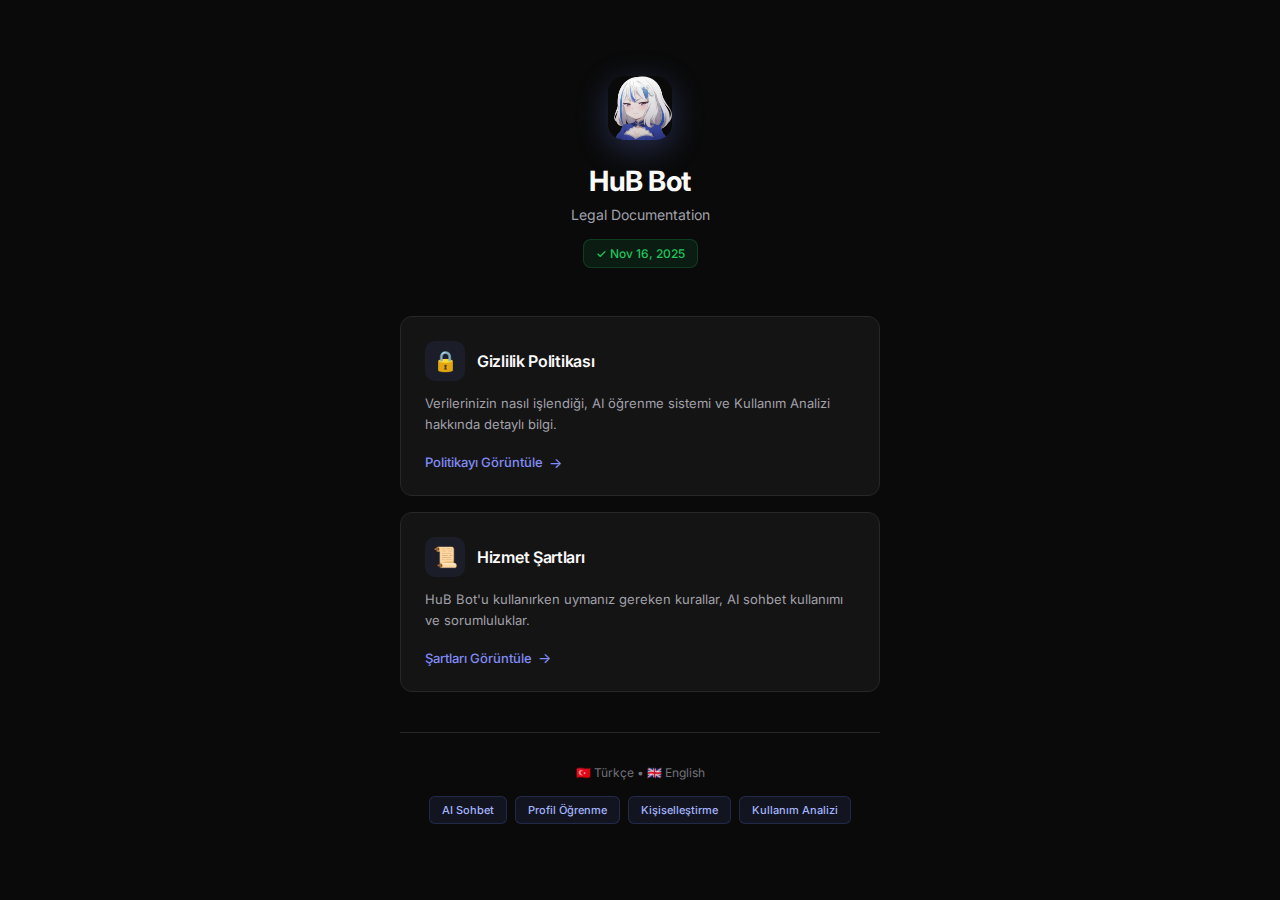
<file: index.html>
﻿<!DOCTYPE html>
<html lang="tr">
<head>
    <meta charset="UTF-8">
    <meta name="viewport" content="width=device-width, initial-scale=1.0">
    <title>HuB Bot - Legal Documentation</title>
    <link href="https://fonts.googleapis.com/css2?family=Inter:wght@300;400;500;600;700&display=swap" rel="stylesheet">
    <style>
        * {
            margin: 0;
            padding: 0;
            box-sizing: border-box;
        }

        body {
            font-family: 'Inter', -apple-system, BlinkMacSystemFont, 'Segoe UI', sans-serif;
            background: #0a0a0a;
            min-height: 100vh;
            display: flex;
            align-items: center;
            justify-content: center;
            padding: 40px 20px;
            color: #e4e4e7;
            user-select: none;
            -webkit-user-select: none;
            -moz-user-select: none;
            -ms-user-select: none;
        }

        .container {
            max-width: 480px;
            width: 100%;
            animation: fadeIn 0.6s ease-out;
        }

        @keyframes fadeIn {
            from { opacity: 0; transform: translateY(30px); }
            to { opacity: 1; transform: translateY(0); }
        }

        .header {
            text-align: center;
            margin-bottom: 48px;
        }

        .logo {
            width: 64px;
            height: 64px;
            border-radius: 16px;
            margin: 0 auto 24px;
            box-shadow: 0 8px 32px rgba(102, 126, 234, 0.3);
            overflow: hidden;
        }

        .logo img {
            width: 100%;
            height: 100%;
            object-fit: cover;
        }

        .header h1 {
            font-size: 28px;
            font-weight: 700;
            letter-spacing: -0.5px;
            margin-bottom: 8px;
            color: #fafafa;
        }

        .header p {
            font-size: 14px;
            color: #a1a1aa;
            font-weight: 400;
        }

        .updated {
            display: inline-flex;
            align-items: center;
            gap: 6px;
            background: rgba(34, 197, 94, 0.1);
            color: #22c55e;
            padding: 6px 12px;
            border-radius: 8px;
            font-size: 12px;
            font-weight: 500;
            margin-top: 16px;
            border: 1px solid rgba(34, 197, 94, 0.2);
        }

        .content {
            display: flex;
            flex-direction: column;
            gap: 16px;
        }

        .doc-card {
            background: #141414;
            border: 1px solid #27272a;
            border-radius: 12px;
            padding: 24px;
            transition: all 0.3s cubic-bezier(0.4, 0, 0.2, 1);
            cursor: pointer;
        }

        .doc-card:hover {
            background: #1a1a1a;
            border-color: #3f3f46;
            transform: translateY(-2px);
            box-shadow: 0 12px 24px rgba(0, 0, 0, 0.4);
        }

        .doc-card-header {
            display: flex;
            align-items: center;
            gap: 12px;
            margin-bottom: 12px;
        }

        .doc-icon {
            width: 40px;
            height: 40px;
            background: rgba(102, 126, 234, 0.1);
            border-radius: 10px;
            display: flex;
            align-items: center;
            justify-content: center;
            font-size: 20px;
            flex-shrink: 0;
        }

        .doc-card h2 {
            font-size: 16px;
            font-weight: 600;
            color: #fafafa;
            letter-spacing: -0.3px;
        }

        .doc-card p {
            font-size: 13px;
            line-height: 1.6;
            color: #a1a1aa;
            margin-bottom: 16px;
            font-weight: 400;
        }

        .doc-card a {
            display: inline-flex;
            align-items: center;
            gap: 6px;
            color: #818cf8;
            text-decoration: none;
            font-size: 13px;
            font-weight: 500;
            transition: color 0.2s;
        }

        .doc-card a:hover {
            color: #a5b4fc;
        }

        .doc-card a::after {
            content: '→';
            font-size: 14px;
            transition: transform 0.2s;
        }

        .doc-card:hover a::after {
            transform: translateX(3px);
        }

        .footer {
            margin-top: 40px;
            text-align: center;
            padding-top: 32px;
            border-top: 1px solid #27272a;
        }

        .footer-languages {
            font-size: 12px;
            color: #71717a;
            margin-bottom: 16px;
        }

        .features {
            display: flex;
            flex-wrap: wrap;
            gap: 8px;
            justify-content: center;
        }

        .feature-tag {
            background: rgba(102, 126, 234, 0.1);
            color: #a5b4fc;
            padding: 6px 12px;
            border-radius: 6px;
            font-size: 11px;
            font-weight: 500;
            border: 1px solid rgba(102, 126, 234, 0.2);
        }

        @media (max-width: 640px) {
            body { padding: 24px 16px; }
            .header h1 {
                font-size: 24px;
            }
            .doc-card {
                padding: 20px;
            }
        }
    </style>
</head>
<body>
    <div class="container">
        <div class="header">
            <div class="logo">
                <img src="maskot.png" alt="HuB Bot">
            </div>
            <h1>HuB Bot</h1>
            <p>Legal Documentation</p>
            <span class="updated">✓ Nov 16, 2025</span>
        </div>

        <div class="content">
            <div class="doc-card" onclick="window.location.href='privacy-policy.html'">
                <div class="doc-card-header">
                    <div class="doc-icon">🔒</div>
                    <h2>Gizlilik Politikası</h2>
                </div>
                <p>Verilerinizin nasıl işlendiği, AI öğrenme sistemi ve Kullanım Analizi hakkında detaylı bilgi.</p>
                <a href="privacy-policy.html">Politikayı Görüntüle</a>
            </div>

            <div class="doc-card" onclick="window.location.href='terms-of-service.html'">
                <div class="doc-card-header">
                    <div class="doc-icon">📜</div>
                    <h2>Hizmet Şartları</h2>
                </div>
                <p>HuB Bot'u kullanırken uymanız gereken kurallar, AI sohbet kullanımı ve sorumluluklar.</p>
                <a href="terms-of-service.html">Şartları Görüntüle</a>
            </div>
        </div>

        <div class="footer">
            <div class="footer-languages">🇹🇷 Türkçe • 🇬🇧 English</div>
            <div class="features">
                <span class="feature-tag">AI Sohbet</span>
                <span class="feature-tag">Profil Öğrenme</span>
                <span class="feature-tag">Kişiselleştirme</span>
                <span class="feature-tag">Kullanım Analizi</span>
            </div>
        </div>
    </div>
    <script>
        document.addEventListener('contextmenu', e => e.preventDefault());
        document.addEventListener('selectstart', e => e.preventDefault());
        document.addEventListener('copy', e => e.preventDefault());
        document.addEventListener('cut', e => e.preventDefault());
    </script>
</body>
</html>
</file>
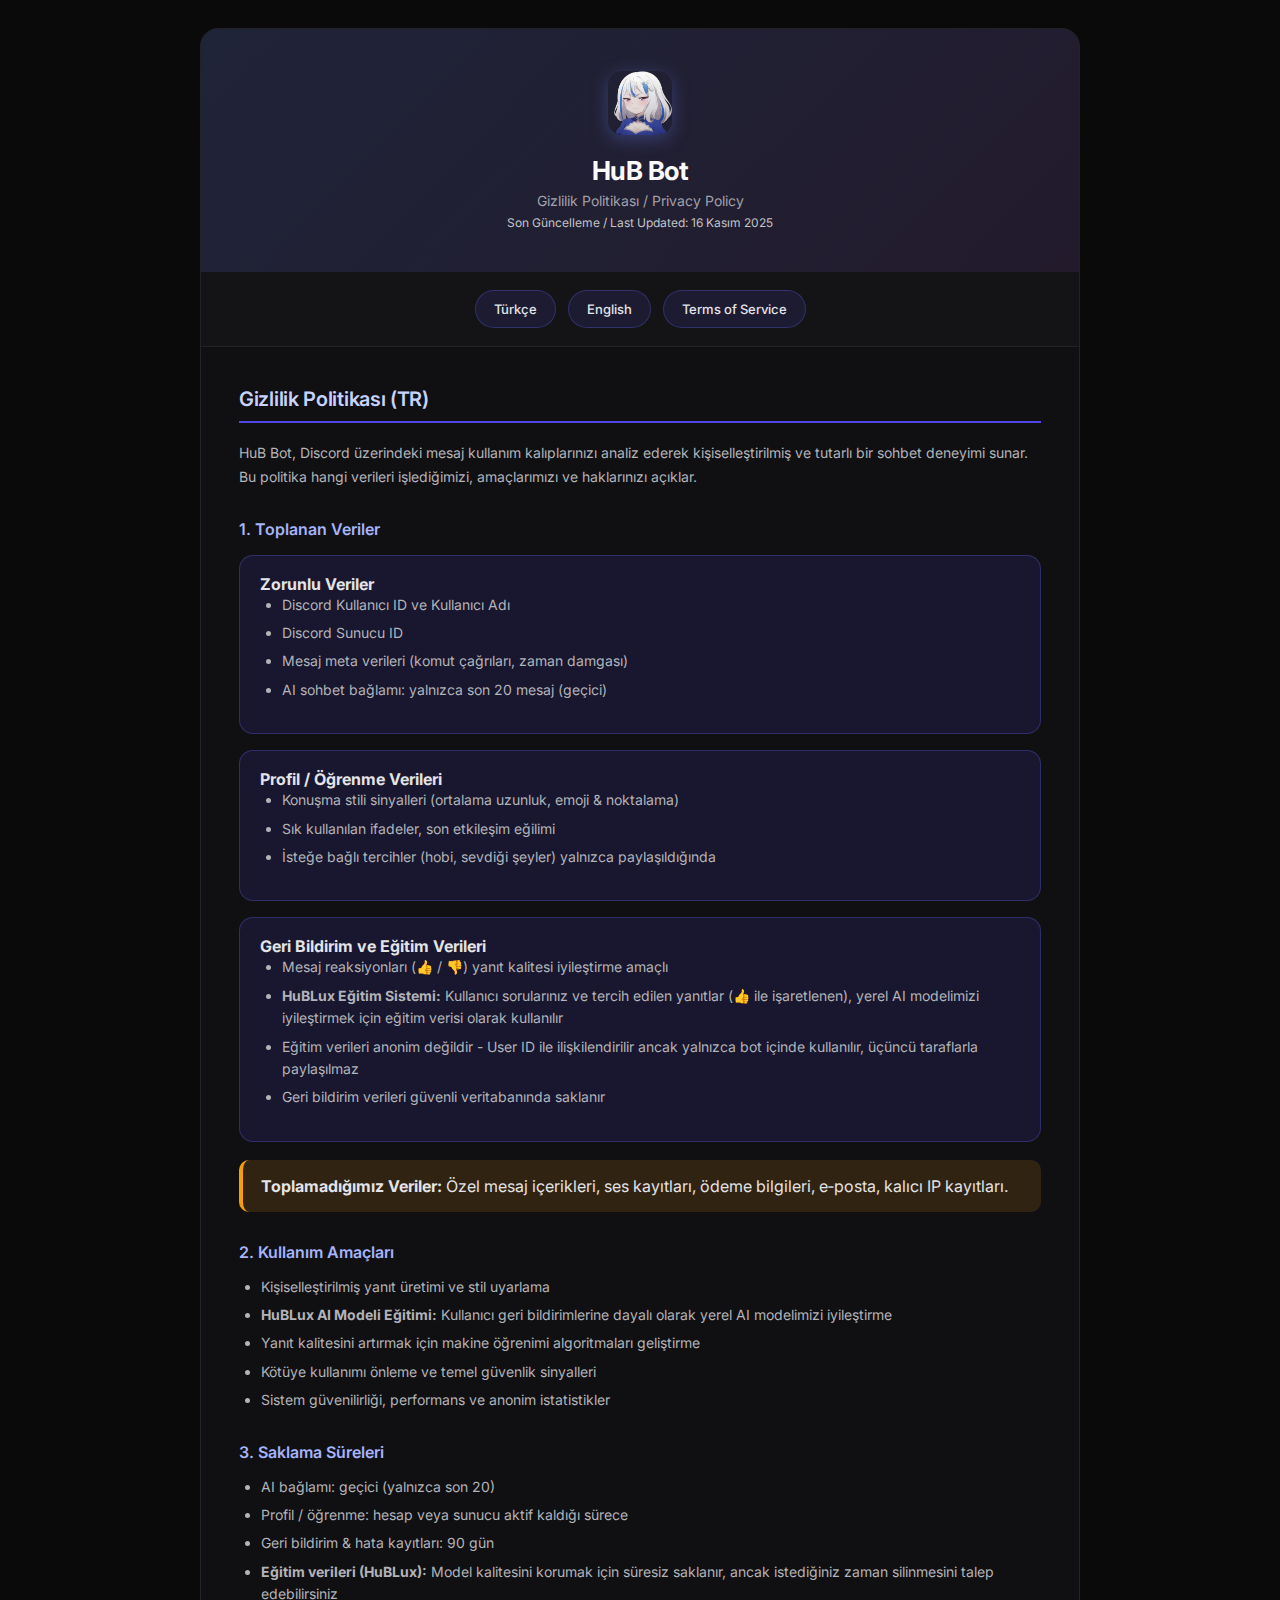
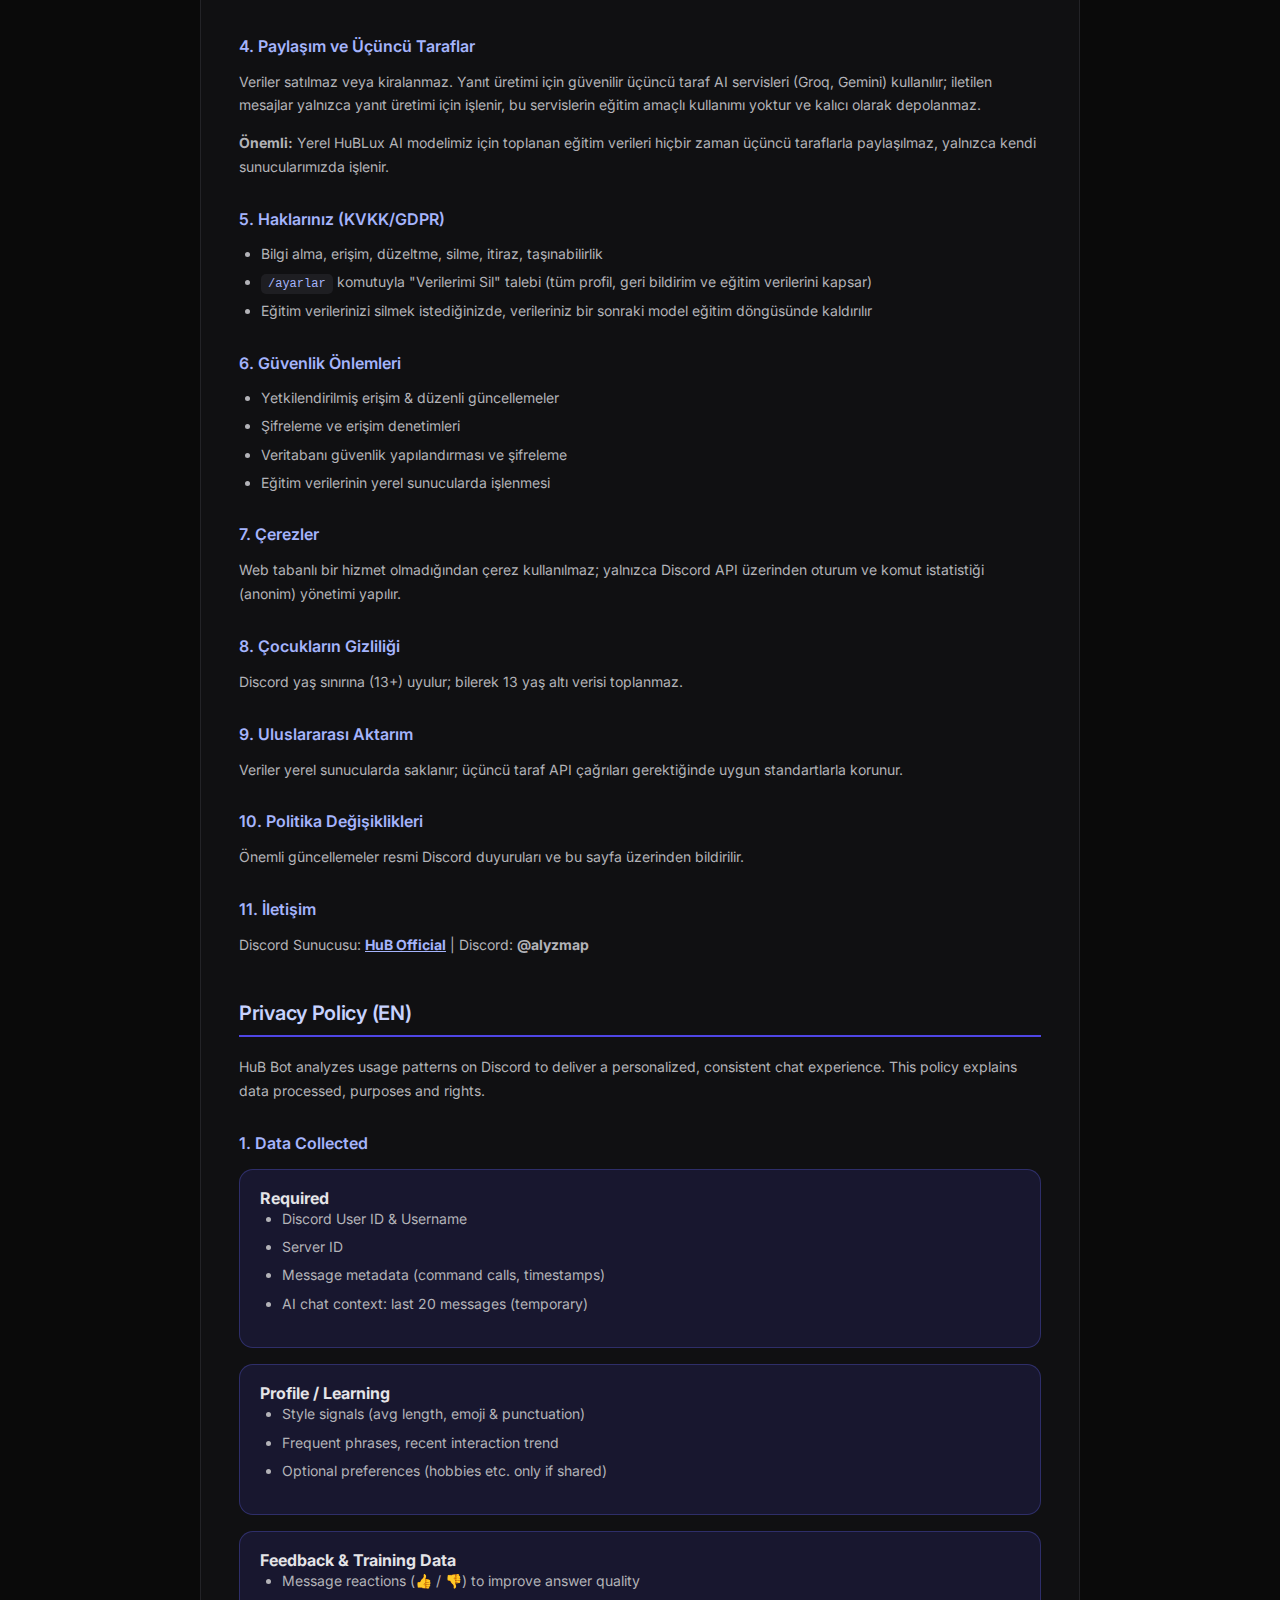
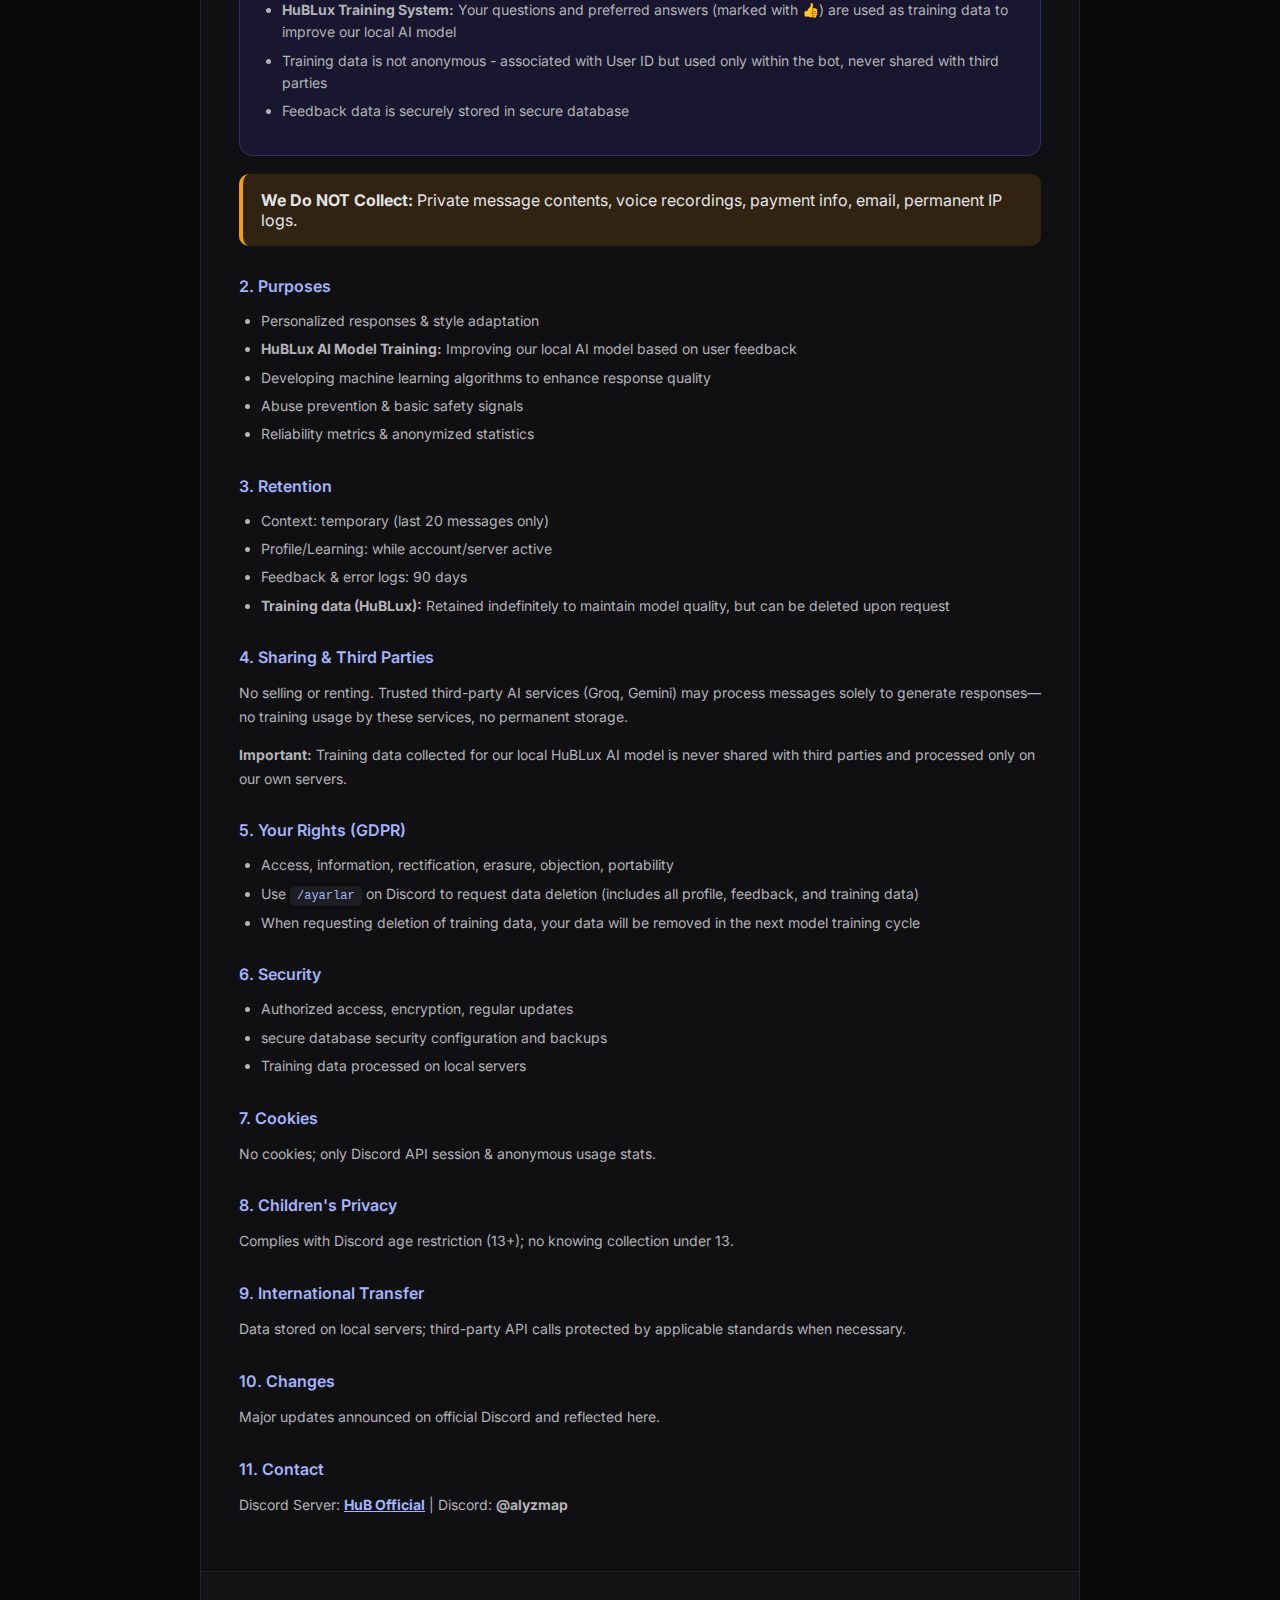
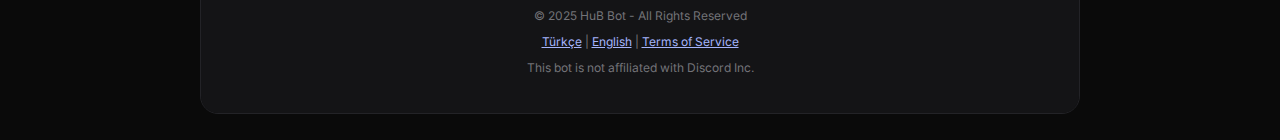
<file: privacy-policy.html>
﻿<!DOCTYPE html>
<html lang="tr">
<head>
    <meta charset="UTF-8">
    <meta name="viewport" content="width=device-width,initial-scale=1.0">
    <meta name="color-scheme" content="dark">
    <title>HuB Bot - Gizlilik Politikası / Privacy Policy</title>
    <link href="https://fonts.googleapis.com/css2?family=Inter:wght@400;500;600;700&display=swap" rel="stylesheet">
    <style>
        *{margin:0;padding:0;box-sizing:border-box}
        body{font-family:'Inter',system-ui,-apple-system,'Segoe UI',sans-serif;background:#0a0a0a;color:#e4e4e7;min-height:100vh;padding:28px}
        .wrap{max-width:880px;margin:0 auto}
        .panel{background:#101012;border:1px solid #232327;border-radius:18px;overflow:hidden}
        .header{padding:42px 36px;text-align:center;background:linear-gradient(135deg,rgba(102,126,234,.18),rgba(118,75,162,.18))}
        .logo{width:64px;height:64px;margin:0 auto 20px;border-radius:14px;overflow:hidden;box-shadow:0 4px 18px rgba(102,126,234,.35)}
        .logo img{width:100%;height:100%;object-fit:cover}
        h1{font-size:26px;font-weight:700;letter-spacing:-.5px;color:#fafafa;margin-bottom:6px}
        .subtitle{font-size:14px;color:#a1a1aa}
        .updated{margin-top:6px;font-size:12px;color:#c3c4c7}
        .nav{display:flex;justify-content:center;gap:12px;padding:18px 24px;border-bottom:1px solid #232327;background:#141416;flex-wrap:wrap}
        .nav a{padding:10px 18px;border:1px solid rgba(99,102,241,.3);background:rgba(79,70,229,.14);color:#e4e4e7;text-decoration:none;font-size:13px;border-radius:28px;font-weight:500;transition:.15s}
        .nav a:hover{background:rgba(99,102,241,.22);border-color:rgba(99,102,241,.45);transform:translateY(-2px)}
        .content{padding:40px 38px}
        section{margin-bottom:44px}
        section:last-child{margin-bottom:8px}
        h2{color:#c7d2fe;font-size:20px;font-weight:600;margin-bottom:18px;padding-bottom:10px;border-bottom:2px solid #4f46e5;letter-spacing:-.3px}
        h3{color:#a5b4fc;font-size:16px;font-weight:600;margin:30px 0 14px}
        p{line-height:1.7;font-size:14px;color:#b3b3b8;margin-bottom:14px}
        ul{margin-left:22px;margin-bottom:14px}
        li{line-height:1.6;font-size:14px;color:#b3b3b8;margin-bottom:6px}
        .box{background:rgba(79,70,229,.14);border:1px solid rgba(99,102,241,.3);padding:18px 20px;border-radius:14px;margin:16px 0}
        .warn{background:rgba(245,158,11,.14);border-left:4px solid #f59e0b;padding:16px 18px;border-radius:10px;margin:18px 0}
        code{background:#1e1e22;color:#a5b4fc;padding:3px 7px;font-size:12px;border-radius:5px;font-family:ui-monospace,monospace}
        .foot{border-top:1px solid #232327;padding:28px 26px;text-align:center;background:#141416}
        .foot p{margin:6px 0;font-size:12px;color:#737378}
        a{color:#a5b4fc}
        @media (max-width:760px){body{padding:20px}.content{padding:32px 24px}.header{padding:34px 26px}h1{font-size:22px}}
    </style>
</head>
<body>
    <div class="wrap">
        <div class="panel">
            <div class="header">
                <div class="logo"><img src="maskot.png" alt="HuB Bot"></div>
                <h1>HuB Bot</h1>
                <div class="subtitle">Gizlilik Politikası / Privacy Policy</div>
                <div class="updated">Son Güncelleme / Last Updated: 16 Kasım 2025</div>
            </div>
            <nav class="nav">
                <a href="#tr">Türkçe</a>
                <a href="#en">English</a>
                <a href="terms-of-service.html">Terms of Service</a>
            </nav>
            <div class="content">
                <section id="tr">
                    <h2>Gizlilik Politikası (TR)</h2>
                    <p>HuB Bot, Discord üzerindeki mesaj kullanım kalıplarınızı analiz ederek kişiselleştirilmiş ve tutarlı bir sohbet deneyimi sunar. Bu politika hangi verileri işlediğimizi, amaçlarımızı ve haklarınızı açıklar.</p>
                    <h3>1. Toplanan Veriler</h3>
                    <div class="box">
                        <strong>Zorunlu Veriler</strong>
                        <ul>
                            <li>Discord Kullanıcı ID ve Kullanıcı Adı</li>
                            <li>Discord Sunucu ID</li>
                            <li>Mesaj meta verileri (komut çağrıları, zaman damgası)</li>
                            <li>AI sohbet bağlamı: yalnızca son 20 mesaj (geçici)</li>
                        </ul>
                    </div>
                    <div class="box">
                        <strong>Profil / Öğrenme Verileri</strong>
                        <ul>
                            <li>Konuşma stili sinyalleri (ortalama uzunluk, emoji & noktalama)</li>
                            <li>Sık kullanılan ifadeler, son etkileşim eğilimi</li>
                            <li>İsteğe bağlı tercihler (hobi, sevdiği şeyler) yalnızca paylaşıldığında</li>
                        </ul>
                    </div>
                    <div class="box">
                        <strong>Geri Bildirim ve Eğitim Verileri</strong>
                        <ul>
                            <li>Mesaj reaksiyonları (👍 / 👎) yanıt kalitesi iyileştirme amaçlı</li>
                            <li><strong>HuBLux Eğitim Sistemi:</strong> Kullanıcı sorularınız ve tercih edilen yanıtlar (👍 ile işaretlenen), yerel AI modelimizi iyileştirmek için eğitim verisi olarak kullanılır</li>
                            <li>Eğitim verileri anonim değildir - User ID ile ilişkilendirilir ancak yalnızca bot içinde kullanılır, üçüncü taraflarla paylaşılmaz</li>
                            <li>Geri bildirim verileri güvenli veritabanında saklanır</li>
                        </ul>
                    </div>
                    <div class="warn"><strong>Toplamadığımız Veriler:</strong> Özel mesaj içerikleri, ses kayıtları, ödeme bilgileri, e‑posta, kalıcı IP kayıtları.</div>
                    <h3>2. Kullanım Amaçları</h3>
                    <ul>
                        <li>Kişiselleştirilmiş yanıt üretimi ve stil uyarlama</li>
                        <li><strong>HuBLux AI Modeli Eğitimi:</strong> Kullanıcı geri bildirimlerine dayalı olarak yerel AI modelimizi iyileştirme</li>
                        <li>Yanıt kalitesini artırmak için makine öğrenimi algoritmaları geliştirme</li>
                        <li>Kötüye kullanımı önleme ve temel güvenlik sinyalleri</li>
                        <li>Sistem güvenilirliği, performans ve anonim istatistikler</li>
                    </ul>
                    <h3>3. Saklama Süreleri</h3>
                    <ul>
                        <li>AI bağlamı: geçici (yalnızca son 20)</li>
                        <li>Profil / öğrenme: hesap veya sunucu aktif kaldığı sürece</li>
                        <li>Geri bildirim & hata kayıtları: 90 gün</li>
                        <li><strong>Eğitim verileri (HuBLux):</strong> Model kalitesini korumak için süresiz saklanır, ancak istediğiniz zaman silinmesini talep edebilirsiniz</li>
                    </ul>
                    <h3>4. Paylaşım ve Üçüncü Taraflar</h3>
                    <p>Veriler satılmaz veya kiralanmaz. Yanıt üretimi için güvenilir üçüncü taraf AI servisleri (Groq, Gemini) kullanılır; iletilen mesajlar yalnızca yanıt üretimi için işlenir, bu servislerin eğitim amaçlı kullanımı yoktur ve kalıcı olarak depolanmaz.</p>
                    <p><strong>Önemli:</strong> Yerel HuBLux AI modelimiz için toplanan eğitim verileri hiçbir zaman üçüncü taraflarla paylaşılmaz, yalnızca kendi sunucularımızda işlenir.</p>
                    <h3>5. Haklarınız (KVKK/GDPR)</h3>
                    <ul>
                        <li>Bilgi alma, erişim, düzeltme, silme, itiraz, taşınabilirlik</li>
                        <li><code>/ayarlar</code> komutuyla "Verilerimi Sil" talebi (tüm profil, geri bildirim ve eğitim verilerini kapsar)</li>
                        <li>Eğitim verilerinizi silmek istediğinizde, verileriniz bir sonraki model eğitim döngüsünde kaldırılır</li>
                    </ul>
                    <h3>6. Güvenlik Önlemleri</h3>
                    <ul>
                        <li>Yetkilendirilmiş erişim & düzenli güncellemeler</li>
                        <li>Şifreleme ve erişim denetimleri</li>
                        <li>Veritabanı güvenlik yapılandırması ve şifreleme</li>
                        <li>Eğitim verilerinin yerel sunucularda işlenmesi</li>
                    </ul>
                    <h3>7. Çerezler</h3>
                    <p>Web tabanlı bir hizmet olmadığından çerez kullanılmaz; yalnızca Discord API üzerinden oturum ve komut istatistiği (anonim) yönetimi yapılır.</p>
                    <h3>8. Çocukların Gizliliği</h3>
                    <p>Discord yaş sınırına (13+) uyulur; bilerek 13 yaş altı verisi toplanmaz.</p>
                    <h3>9. Uluslararası Aktarım</h3>
                    <p>Veriler yerel sunucularda saklanır; üçüncü taraf API çağrıları gerektiğinde uygun standartlarla korunur.</p>
                    <h3>10. Politika Değişiklikleri</h3>
                    <p>Önemli güncellemeler resmi Discord duyuruları ve bu sayfa üzerinden bildirilir.</p>
                    <h3>11. İletişim</h3>
                    <p>Discord Sunucusu: <a href="https://discord.gg/5xzxqkzeqF" target="_blank" rel="noopener"><strong>HuB Official</strong></a> | Discord: <strong>@alyzmap</strong></p>
                </section>
                <section id="en">
                    <h2>Privacy Policy (EN)</h2>
                    <p>HuB Bot analyzes usage patterns on Discord to deliver a personalized, consistent chat experience. This policy explains data processed, purposes and rights.</p>
                    <h3>1. Data Collected</h3>
                    <div class="box">
                        <strong>Required</strong>
                        <ul>
                            <li>Discord User ID & Username</li>
                            <li>Server ID</li>
                            <li>Message metadata (command calls, timestamps)</li>
                            <li>AI chat context: last 20 messages (temporary)</li>
                        </ul>
                    </div>
                    <div class="box">
                        <strong>Profile / Learning</strong>
                        <ul>
                            <li>Style signals (avg length, emoji & punctuation)</li>
                            <li>Frequent phrases, recent interaction trend</li>
                            <li>Optional preferences (hobbies etc. only if shared)</li>
                        </ul>
                    </div>
                    <div class="box">
                        <strong>Feedback & Training Data</strong>
                        <ul>
                            <li>Message reactions (👍 / 👎) to improve answer quality</li>
                            <li><strong>HuBLux Training System:</strong> Your questions and preferred answers (marked with 👍) are used as training data to improve our local AI model</li>
                            <li>Training data is not anonymous - associated with User ID but used only within the bot, never shared with third parties</li>
                            <li>Feedback data is securely stored in secure database</li>
                        </ul>
                    </div>
                    <div class="warn"><strong>We Do NOT Collect:</strong> Private message contents, voice recordings, payment info, email, permanent IP logs.</div>
                    <h3>2. Purposes</h3>
                    <ul>
                        <li>Personalized responses & style adaptation</li>
                        <li><strong>HuBLux AI Model Training:</strong> Improving our local AI model based on user feedback</li>
                        <li>Developing machine learning algorithms to enhance response quality</li>
                        <li>Abuse prevention & basic safety signals</li>
                        <li>Reliability metrics & anonymized statistics</li>
                    </ul>
                    <h3>3. Retention</h3>
                    <ul>
                        <li>Context: temporary (last 20 messages only)</li>
                        <li>Profile/Learning: while account/server active</li>
                        <li>Feedback & error logs: 90 days</li>
                        <li><strong>Training data (HuBLux):</strong> Retained indefinitely to maintain model quality, but can be deleted upon request</li>
                    </ul>
                    <h3>4. Sharing & Third Parties</h3>
                    <p>No selling or renting. Trusted third-party AI services (Groq, Gemini) may process messages solely to generate responses—no training usage by these services, no permanent storage.</p>
                    <p><strong>Important:</strong> Training data collected for our local HuBLux AI model is never shared with third parties and processed only on our own servers.</p>
                    <h3>5. Your Rights (GDPR)</h3>
                    <ul>
                        <li>Access, information, rectification, erasure, objection, portability</li>
                        <li>Use <code>/ayarlar</code> on Discord to request data deletion (includes all profile, feedback, and training data)</li>
                        <li>When requesting deletion of training data, your data will be removed in the next model training cycle</li>
                    </ul>
                    <h3>6. Security</h3>
                    <ul>
                        <li>Authorized access, encryption, regular updates</li>
                        <li>secure database security configuration and backups</li>
                        <li>Training data processed on local servers</li>
                    </ul>
                    <h3>7. Cookies</h3>
                    <p>No cookies; only Discord API session & anonymous usage stats.</p>
                    <h3>8. Children's Privacy</h3>
                    <p>Complies with Discord age restriction (13+); no knowing collection under 13.</p>
                    <h3>9. International Transfer</h3>
                    <p>Data stored on local servers; third-party API calls protected by applicable standards when necessary.</p>
                    <h3>10. Changes</h3>
                    <p>Major updates announced on official Discord and reflected here.</p>
                    <h3>11. Contact</h3>
                    <p>Discord Server: <a href="https://discord.gg/5xzxqkzeqF" target="_blank" rel="noopener"><strong>HuB Official</strong></a> | Discord: <strong>@alyzmap</strong></p>
                </section>
            </div>
            <footer class="foot">
                <p>© 2025 HuB Bot - All Rights Reserved</p>
                <p><a href="#tr">Türkçe</a> | <a href="#en">English</a> | <a href="terms-of-service.html">Terms of Service</a></p>
                <p>This bot is not affiliated with Discord Inc.</p>
            </footer>
        </div>
    </div>
    <script>
        document.addEventListener('contextmenu',e=>e.preventDefault());
        document.addEventListener('selectstart',e=>e.preventDefault());
        document.addEventListener('copy',e=>e.preventDefault());
        document.addEventListener('cut',e=>e.preventDefault());
    </script>
</body>
</html>
</file>
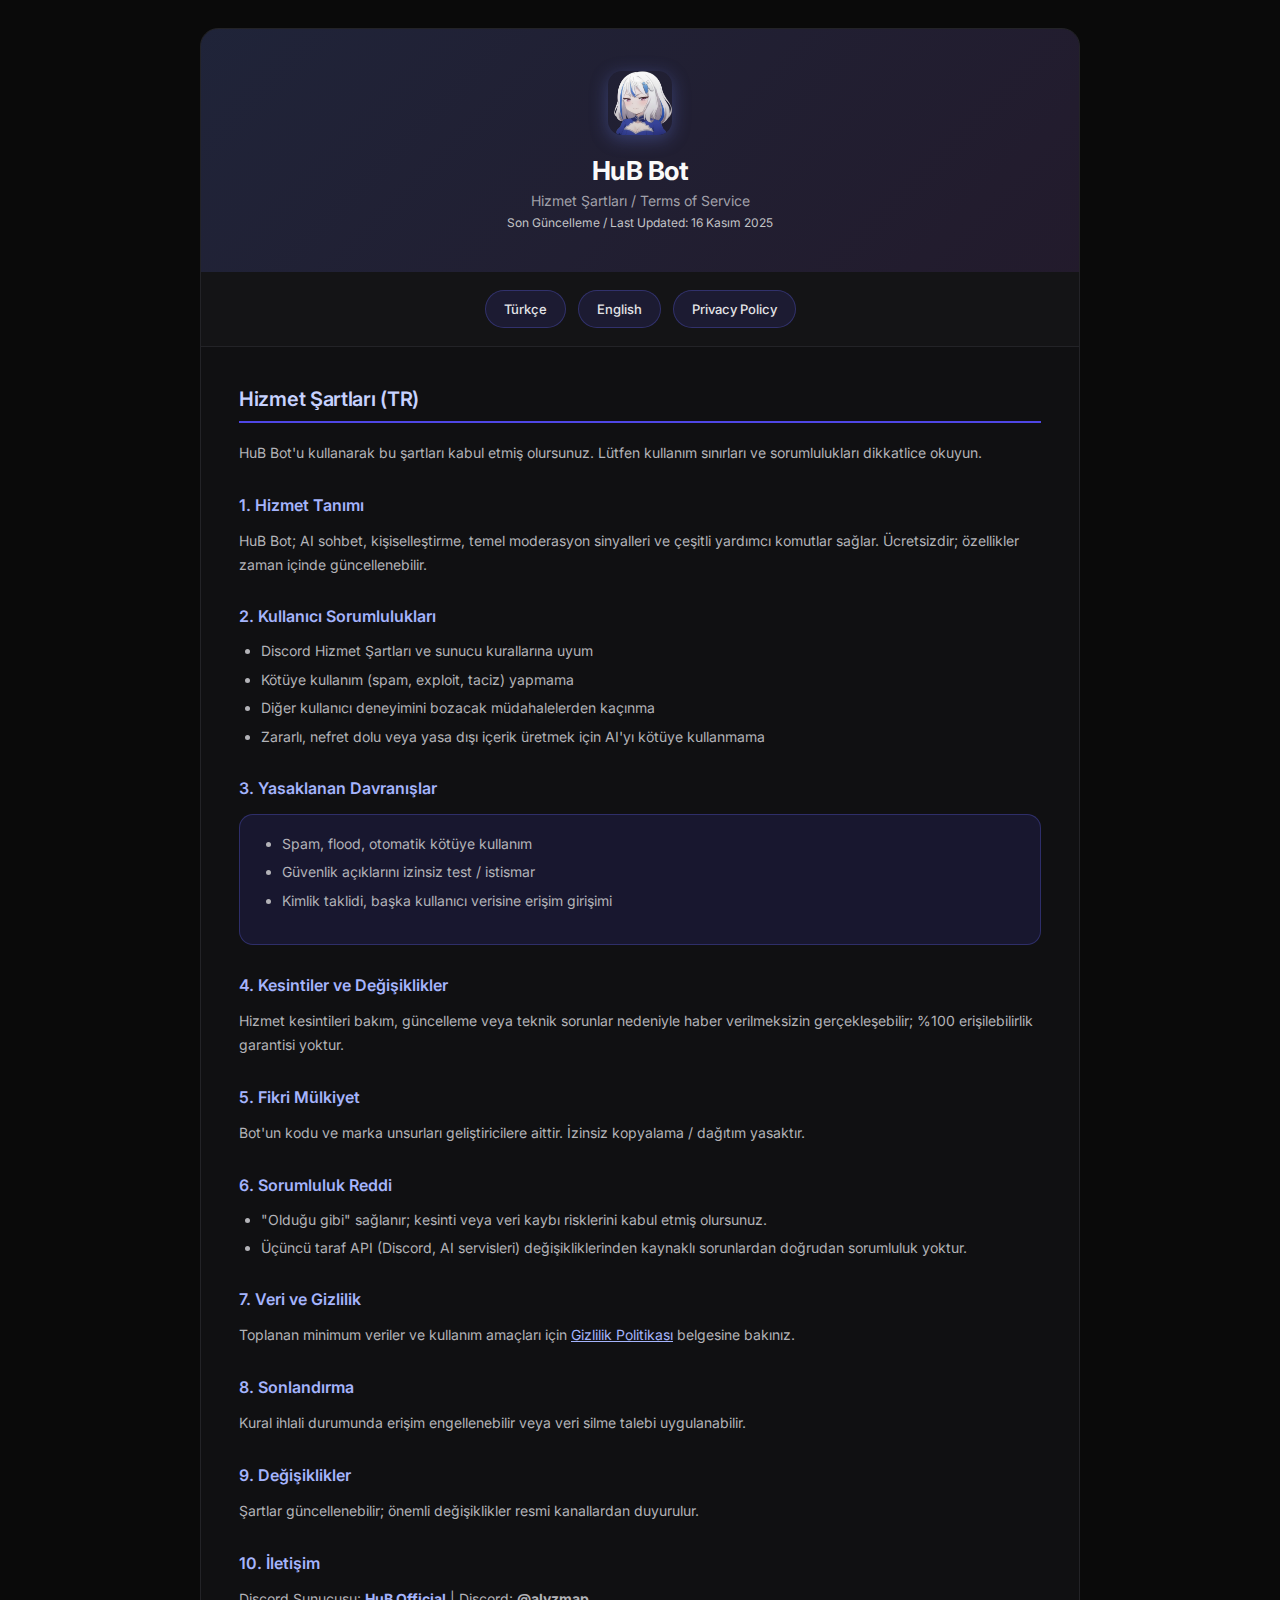
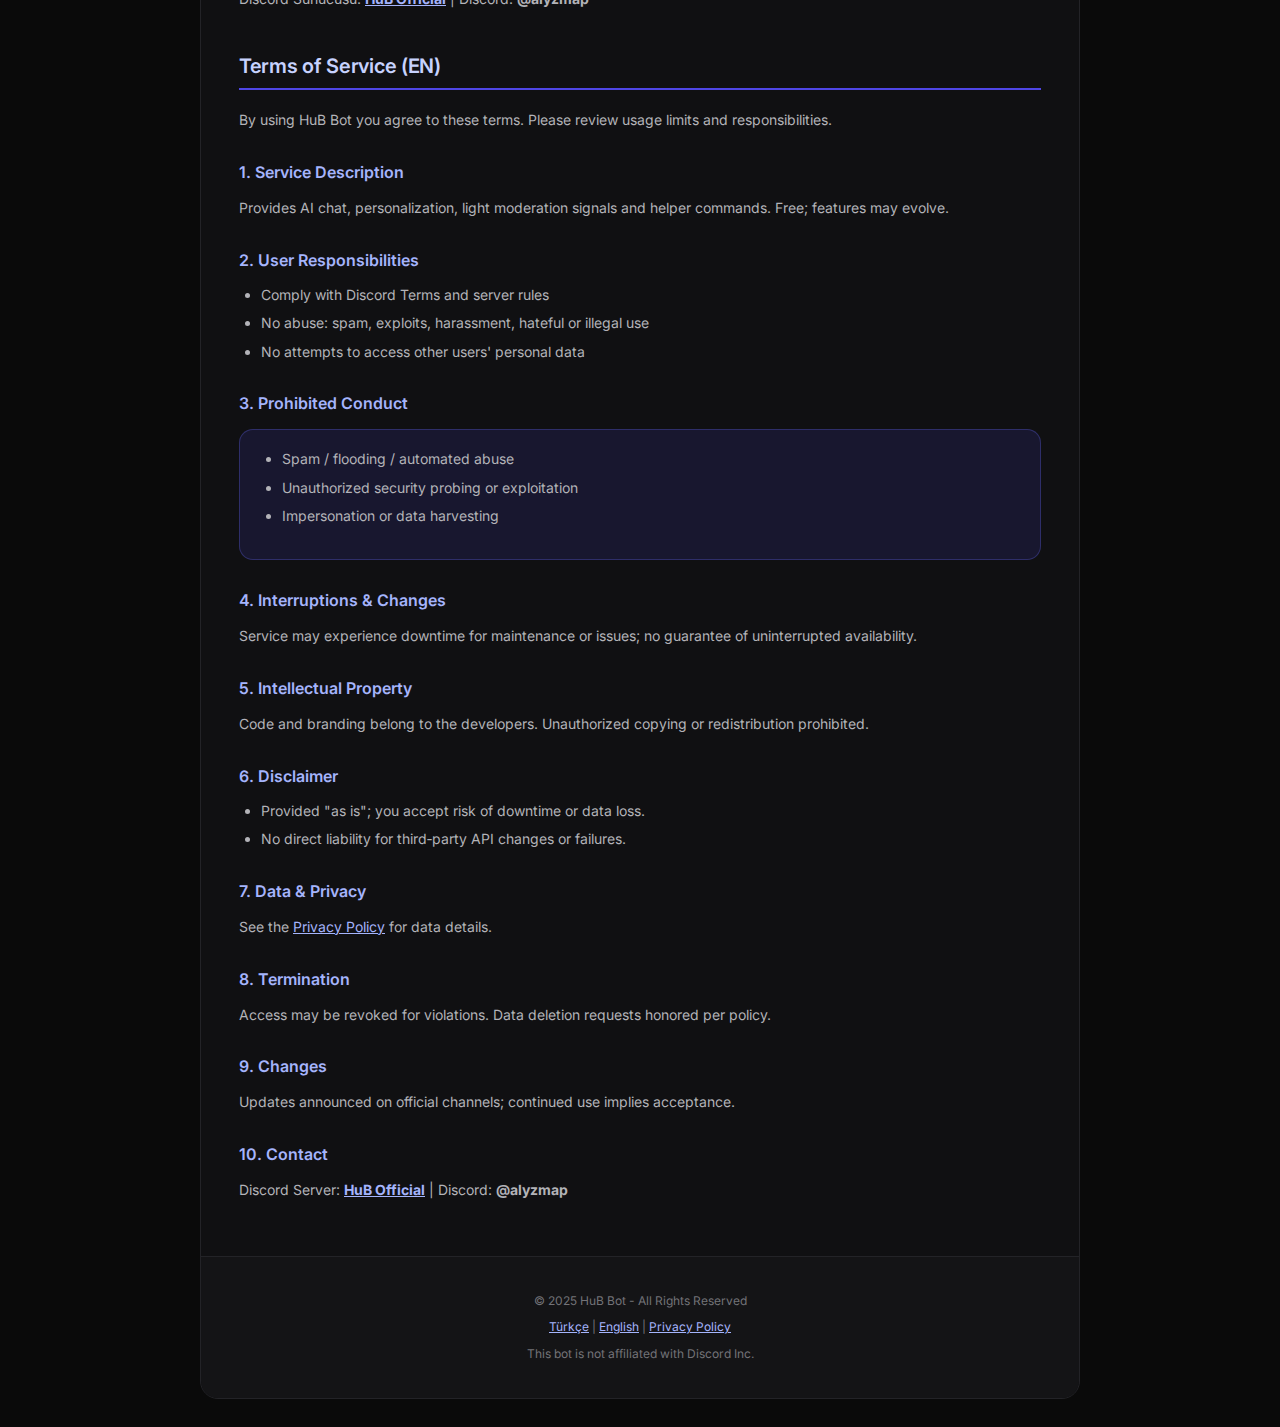
<file: terms-of-service.html>
﻿<!DOCTYPE html>
<html lang="tr">
<head>
  <meta charset="UTF-8">
  <meta name="viewport" content="width=device-width,initial-scale=1.0">
  <meta name="color-scheme" content="dark">
  <title>HuB Bot - Hizmet Şartları / Terms of Service</title>
  <link href="https://fonts.googleapis.com/css2?family=Inter:wght@400;500;600;700&display=swap" rel="stylesheet">
  <style>
    *{margin:0;padding:0;box-sizing:border-box}
    body{font-family:'Inter',system-ui,-apple-system,'Segoe UI',sans-serif;background:#0a0a0a;color:#e4e4e7;min-height:100vh;padding:28px}
    .wrap{max-width:880px;margin:0 auto}
    .panel{background:#101012;border:1px solid #232327;border-radius:18px;overflow:hidden}
    .header{padding:42px 36px;text-align:center;background:linear-gradient(135deg,rgba(102,126,234,.18),rgba(118,75,162,.18))}
    .logo{width:64px;height:64px;margin:0 auto 20px;border-radius:14px;overflow:hidden;box-shadow:0 4px 18px rgba(102,126,234,.35)}
    .logo img{width:100%;height:100%;object-fit:cover}
    h1{font-size:26px;font-weight:700;letter-spacing:-.5px;color:#fafafa;margin-bottom:6px}
    .subtitle{font-size:14px;color:#a1a1aa}
    .updated{margin-top:6px;font-size:12px;color:#c3c4c7}
    .nav{display:flex;justify-content:center;gap:12px;padding:18px 24px;border-bottom:1px solid #232327;background:#141416;flex-wrap:wrap}
    .nav a{padding:10px 18px;border:1px solid rgba(99,102,241,.3);background:rgba(79,70,229,.14);color:#e4e4e7;text-decoration:none;font-size:13px;border-radius:28px;font-weight:500;transition:.15s}
    .nav a:hover{background:rgba(99,102,241,.22);border-color:rgba(99,102,241,.45);transform:translateY(-2px)}
    .content{padding:40px 38px}
    section{margin-bottom:44px}
    section:last-child{margin-bottom:8px}
    h2{color:#c7d2fe;font-size:20px;font-weight:600;margin-bottom:18px;padding-bottom:10px;border-bottom:2px solid #4f46e5;letter-spacing:-.3px}
    h3{color:#a5b4fc;font-size:16px;font-weight:600;margin:30px 0 14px}
    p{line-height:1.7;font-size:14px;color:#b3b3b8;margin-bottom:14px}
    ul{margin-left:22px;margin-bottom:14px}
    li{line-height:1.6;font-size:14px;color:#b3b3b8;margin-bottom:6px}
    .box{background:rgba(79,70,229,.14);border:1px solid rgba(99,102,241,.3);padding:18px 20px;border-radius:14px;margin:16px 0}
    .warn{background:rgba(245,158,11,.14);border-left:4px solid #f59e0b;padding:16px 18px;border-radius:10px;margin:18px 0}
    .foot{border-top:1px solid #232327;padding:28px 26px;text-align:center;background:#141416}
    .foot p{margin:6px 0;font-size:12px;color:#737378}
    a{color:#a5b4fc}
    @media (max-width:760px){body{padding:20px}.content{padding:32px 24px}.header{padding:34px 26px}h1{font-size:22px}}
  </style>
</head>
<body>
  <div class="wrap">
    <div class="panel">
      <div class="header">
        <div class="logo"><img src="maskot.png" alt="HuB Bot"></div>
        <h1>HuB Bot</h1>
        <div class="subtitle">Hizmet Şartları / Terms of Service</div>
        <div class="updated">Son Güncelleme / Last Updated: 16 Kasım 2025</div>
      </div>
      <nav class="nav">
        <a href="#tr">Türkçe</a>
        <a href="#en">English</a>
        <a href="privacy-policy.html">Privacy Policy</a>
      </nav>

      <div class="content">
        <section id="tr">
          <h2>Hizmet Şartları (TR)</h2>
          <p>HuB Bot'u kullanarak bu şartları kabul etmiş olursunuz. Lütfen kullanım sınırları ve sorumlulukları dikkatlice okuyun.</p>
          <h3>1. Hizmet Tanımı</h3>
          <p>HuB Bot; AI sohbet, kişiselleştirme, temel moderasyon sinyalleri ve çeşitli yardımcı komutlar sağlar. Ücretsizdir; özellikler zaman içinde güncellenebilir.</p>
          <h3>2. Kullanıcı Sorumlulukları</h3>
          <ul>
            <li>Discord Hizmet Şartları ve sunucu kurallarına uyum</li>
            <li>Kötüye kullanım (spam, exploit, taciz) yapmama</li>
            <li>Diğer kullanıcı deneyimini bozacak müdahalelerden kaçınma</li>
            <li>Zararlı, nefret dolu veya yasa dışı içerik üretmek için AI'yı kötüye kullanmama</li>
          </ul>
          <h3>3. Yasaklanan Davranışlar</h3>
          <div class="box">
            <ul>
              <li>Spam, flood, otomatik kötüye kullanım</li>
              <li>Güvenlik açıklarını izinsiz test / istismar</li>
              <li>Kimlik taklidi, başka kullanıcı verisine erişim girişimi</li>
            </ul>
          </div>
          <h3>4. Kesintiler ve Değişiklikler</h3>
          <p>Hizmet kesintileri bakım, güncelleme veya teknik sorunlar nedeniyle haber verilmeksizin gerçekleşebilir; %100 erişilebilirlik garantisi yoktur.</p>
          <h3>5. Fikri Mülkiyet</h3>
          <p>Bot'un kodu ve marka unsurları geliştiricilere aittir. İzinsiz kopyalama / dağıtım yasaktır.</p>
          <h3>6. Sorumluluk Reddi</h3>
          <ul>
            <li>"Olduğu gibi" sağlanır; kesinti veya veri kaybı risklerini kabul etmiş olursunuz.</li>
            <li>Üçüncü taraf API (Discord, AI servisleri) değişikliklerinden kaynaklı sorunlardan doğrudan sorumluluk yoktur.</li>
          </ul>
          <h3>7. Veri ve Gizlilik</h3>
          <p>Toplanan minimum veriler ve kullanım amaçları için <a href="privacy-policy.html">Gizlilik Politikası</a> belgesine bakınız.</p>
          <h3>8. Sonlandırma</h3>
          <p>Kural ihlali durumunda erişim engellenebilir veya veri silme talebi uygulanabilir.</p>
          <h3>9. Değişiklikler</h3>
          <p>Şartlar güncellenebilir; önemli değişiklikler resmi kanallardan duyurulur.</p>
                    <h3>10. İletişim</h3>
                    <p>Discord Sunucusu: <a href="https://discord.gg/5xzxqkzeqF" target="_blank" rel="noopener"><strong>HuB Official</strong></a> | Discord: <strong>@alyzmap</strong></p>
        </section>
        <section id="en">
          <h2>Terms of Service (EN)</h2>
          <p>By using HuB Bot you agree to these terms. Please review usage limits and responsibilities.</p>
          <h3>1. Service Description</h3>
          <p>Provides AI chat, personalization, light moderation signals and helper commands. Free; features may evolve.</p>
          <h3>2. User Responsibilities</h3>
          <ul>
            <li>Comply with Discord Terms and server rules</li>
            <li>No abuse: spam, exploits, harassment, hateful or illegal use</li>
            <li>No attempts to access other users' personal data</li>
          </ul>
          <h3>3. Prohibited Conduct</h3>
          <div class="box">
            <ul>
              <li>Spam / flooding / automated abuse</li>
              <li>Unauthorized security probing or exploitation</li>
              <li>Impersonation or data harvesting</li>
            </ul>
          </div>
          <h3>4. Interruptions & Changes</h3>
          <p>Service may experience downtime for maintenance or issues; no guarantee of uninterrupted availability.</p>
          <h3>5. Intellectual Property</h3>
          <p>Code and branding belong to the developers. Unauthorized copying or redistribution prohibited.</p>
          <h3>6. Disclaimer</h3>
          <ul>
            <li>Provided "as is"; you accept risk of downtime or data loss.</li>
            <li>No direct liability for third‑party API changes or failures.</li>
          </ul>
          <h3>7. Data & Privacy</h3>
          <p>See the <a href="privacy-policy.html">Privacy Policy</a> for data details.</p>
          <h3>8. Termination</h3>
          <p>Access may be revoked for violations. Data deletion requests honored per policy.</p>
          <h3>9. Changes</h3>
          <p>Updates announced on official channels; continued use implies acceptance.</p>
                    <h3>10. Contact</h3>
                    <p>Discord Server: <a href="https://discord.gg/5xzxqkzeqF" target="_blank" rel="noopener"><strong>HuB Official</strong></a> | Discord: <strong>@alyzmap</strong></p>
        </section>
      </div>
      <footer class="foot">
        <p>© 2025 HuB Bot - All Rights Reserved</p>
        <p><a href="#tr">Türkçe</a> | <a href="#en">English</a> | <a href="privacy-policy.html">Privacy Policy</a></p>
        <p>This bot is not affiliated with Discord Inc.</p>
      </footer>
    </div>
  </div>
  <script>
    document.addEventListener('contextmenu',e=>e.preventDefault());
    document.addEventListener('selectstart',e=>e.preventDefault());
    document.addEventListener('copy',e=>e.preventDefault());
    document.addEventListener('cut',e=>e.preventDefault());
  </script>
</body>
</html>
</file>
